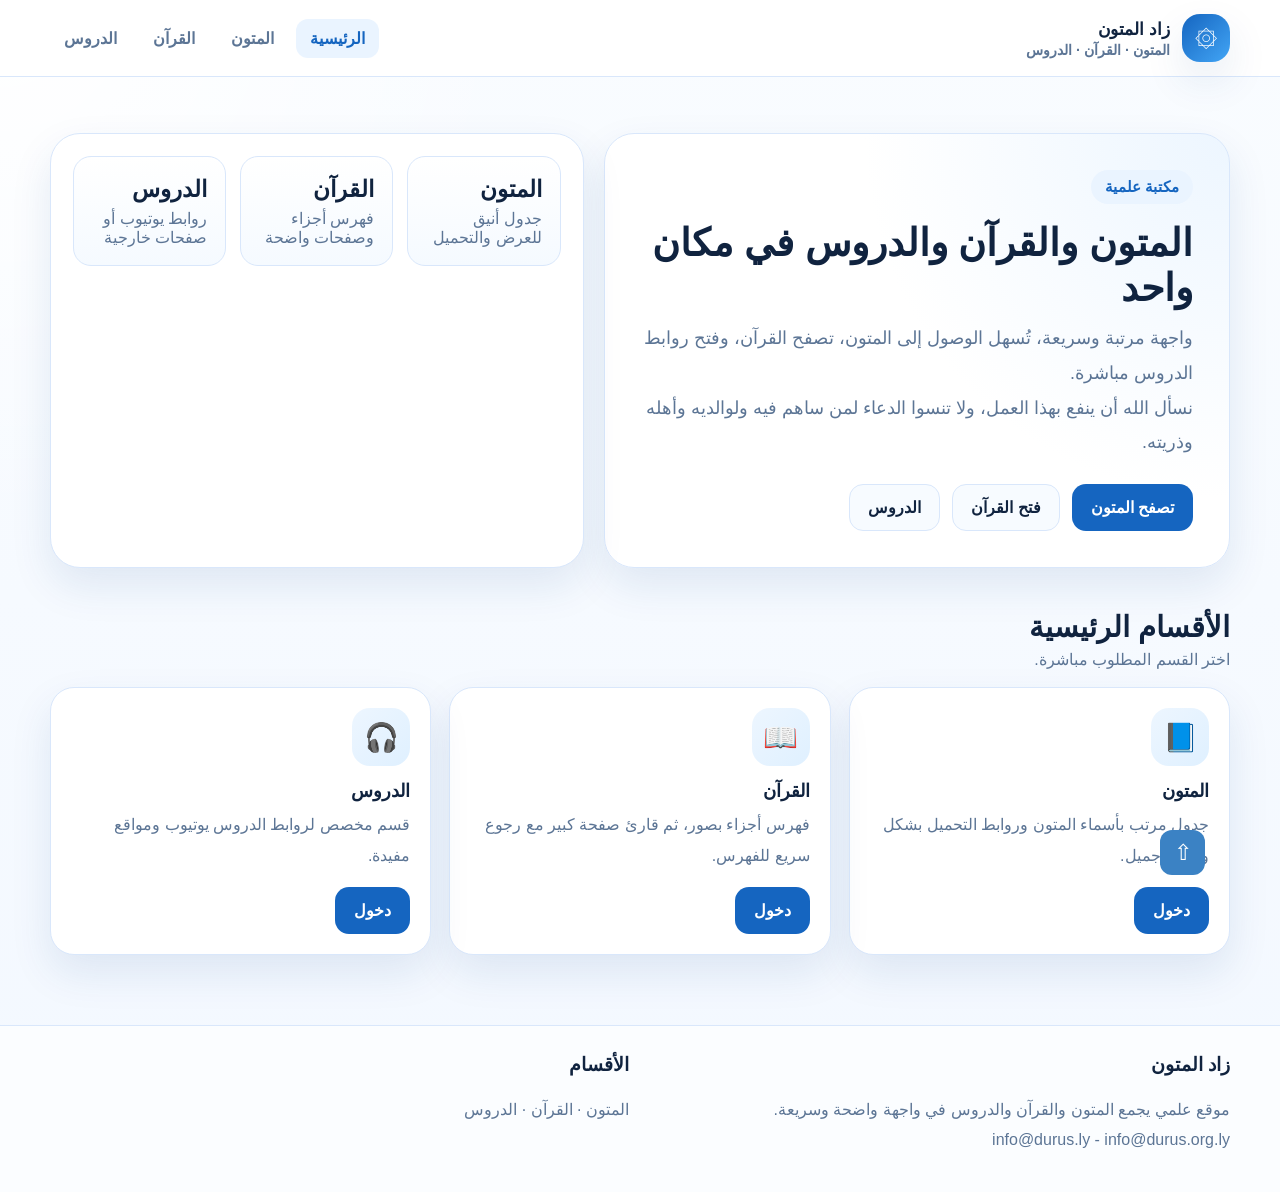
<file: index.html>
<!doctype html>
<html lang="ar" dir="rtl">
<head>
  <meta charset="utf-8">
  <meta name="viewport" content="width=device-width, initial-scale=1">
  <title>زاد المتون</title>
  <meta name="description" content="المتون والقرآن والدروس">
  <link rel="icon" href="assets/fav.ico" type="image/x-icon">
<link rel="shortcut icon" href="assets/fav.ico" type="image/x-icon">
  <link rel="stylesheet" href="assets/css/style.css">
</head>
<body>
<div data-current-page="home"></div>

<header class="topbar">
  <div class="container nav">
    <div class="brand">
     <a href="index.html" data-page="home">  <div class="brand-badge">۞</div></a>
      <div class="brand-text">
       <a href="index.html" data-page="home">  <div>زاد المتون</div></a>
        <a href="index.html" data-page="home"><small>المتون · القرآن · الدروس</small></a>
      </div>
    </div>
    <button class="menu-btn" aria-label="القائمة">☰</button>
    <nav class="nav-links">
      <a href="index.html" data-page="home">الرئيسية</a>
      <a href="mutoon.html" data-page="mutoon">المتون</a>
      <a href="quran.html" data-page="quran">القرآن</a>
      <a href="lessons.html" data-page="lessons">الدروس</a>
    </nav>
  </div>
</header>

<main>
  <section class="hero">
    <div class="container hero-grid">
      <div class="panel hero-card">
        <span class="kicker">مكتبة علمية</span>
        <h1>المتون والقرآن والدروس في مكان واحد</h1>
        <p class="lead">واجهة مرتبة وسريعة، تُسهل الوصول إلى المتون، تصفح القرآن، وفتح روابط الدروس مباشرة.</p>
		  <p class="lead">نسأل الله أن ينفع بهذا العمل، ولا تنسوا الدعاء لمن ساهم فيه ولوالديه وأهله وذريته. </p>
        <div class="hero-actions">
          <a class="btn btn-primary" href="mutoon.html">تصفح المتون</a>
          <a class="btn btn-secondary" href="quran.html">فتح القرآن</a>
          <a class="btn btn-secondary" href="lessons.html">الدروس</a>
        </div>
      </div>
      <div class="panel hero-side">
        <div class="stats">
          <div class="stat"><strong>المتون</strong><span class="muted">جدول أنيق للعرض والتحميل</span></div>
          <div class="stat"><strong>القرآن</strong><span class="muted">فهرس أجزاء وصفحات واضحة</span></div>
          <div class="stat"><strong>الدروس</strong><span class="muted">روابط يوتيوب أو صفحات خارجية</span></div>
        </div>
      </div>
    </div>
  </section>

  <section class="section">
    <div class="container">
      <div class="section-head">
        <div>
          <h2>الأقسام الرئيسية</h2>
          <p>اختر القسم المطلوب مباشرة.</p>
        </div>
      </div>
      <div class="grid">
        <article class="card">
          <div class="card-icon">📘</div>
          <h3>المتون</h3>
          <p>جدول مرتب بأسماء المتون وروابط التحميل بشكل واضح وجميل.</p>
          <div class="actions"><a class="btn btn-primary" href="mutoon.html">دخول</a></div>
        </article>
        <article class="card">
          <div class="card-icon">📖</div>
          <h3>القرآن</h3>
          <p>فهرس أجزاء بصور، ثم قارئ صفحة كبير مع رجوع سريع للفهرس.</p>
          <div class="actions"><a class="btn btn-primary" href="quran.html">دخول</a></div>
        </article>
        <article class="card">
          <div class="card-icon">🎧</div>
          <h3>الدروس</h3>
          <p>قسم مخصص لروابط الدروس يوتيوب ومواقع مفيدة.</p>
          <div class="actions"><a class="btn btn-primary" href="lessons.html">دخول</a></div>
        </article>
      </div>
    </div>
  </section>
</main>

<footer class="footer">
  <div class="container footer-grid">
    <div>
      <h3 style="margin-top:0">زاد المتون</h3>
      <p>موقع علمي يجمع المتون والقرآن والدروس في واجهة واضحة وسريعة.</p>
	  <p>info@durus.ly - info@durus.org.ly</p>
    </div>
    <div>
      <h3 style="margin-top:0">الأقسام</h3>
      <p><a href="mutoon.html">المتون</a> · <a href="quran.html">القرآن</a> · <a href="lessons.html">الدروس</a></p>
    </div>
  </div>
</footer>

<script src="assets/js/common.js"></script>
<a href="#" class="top-arrow">⇧</a>
</body>
</html>
</file>
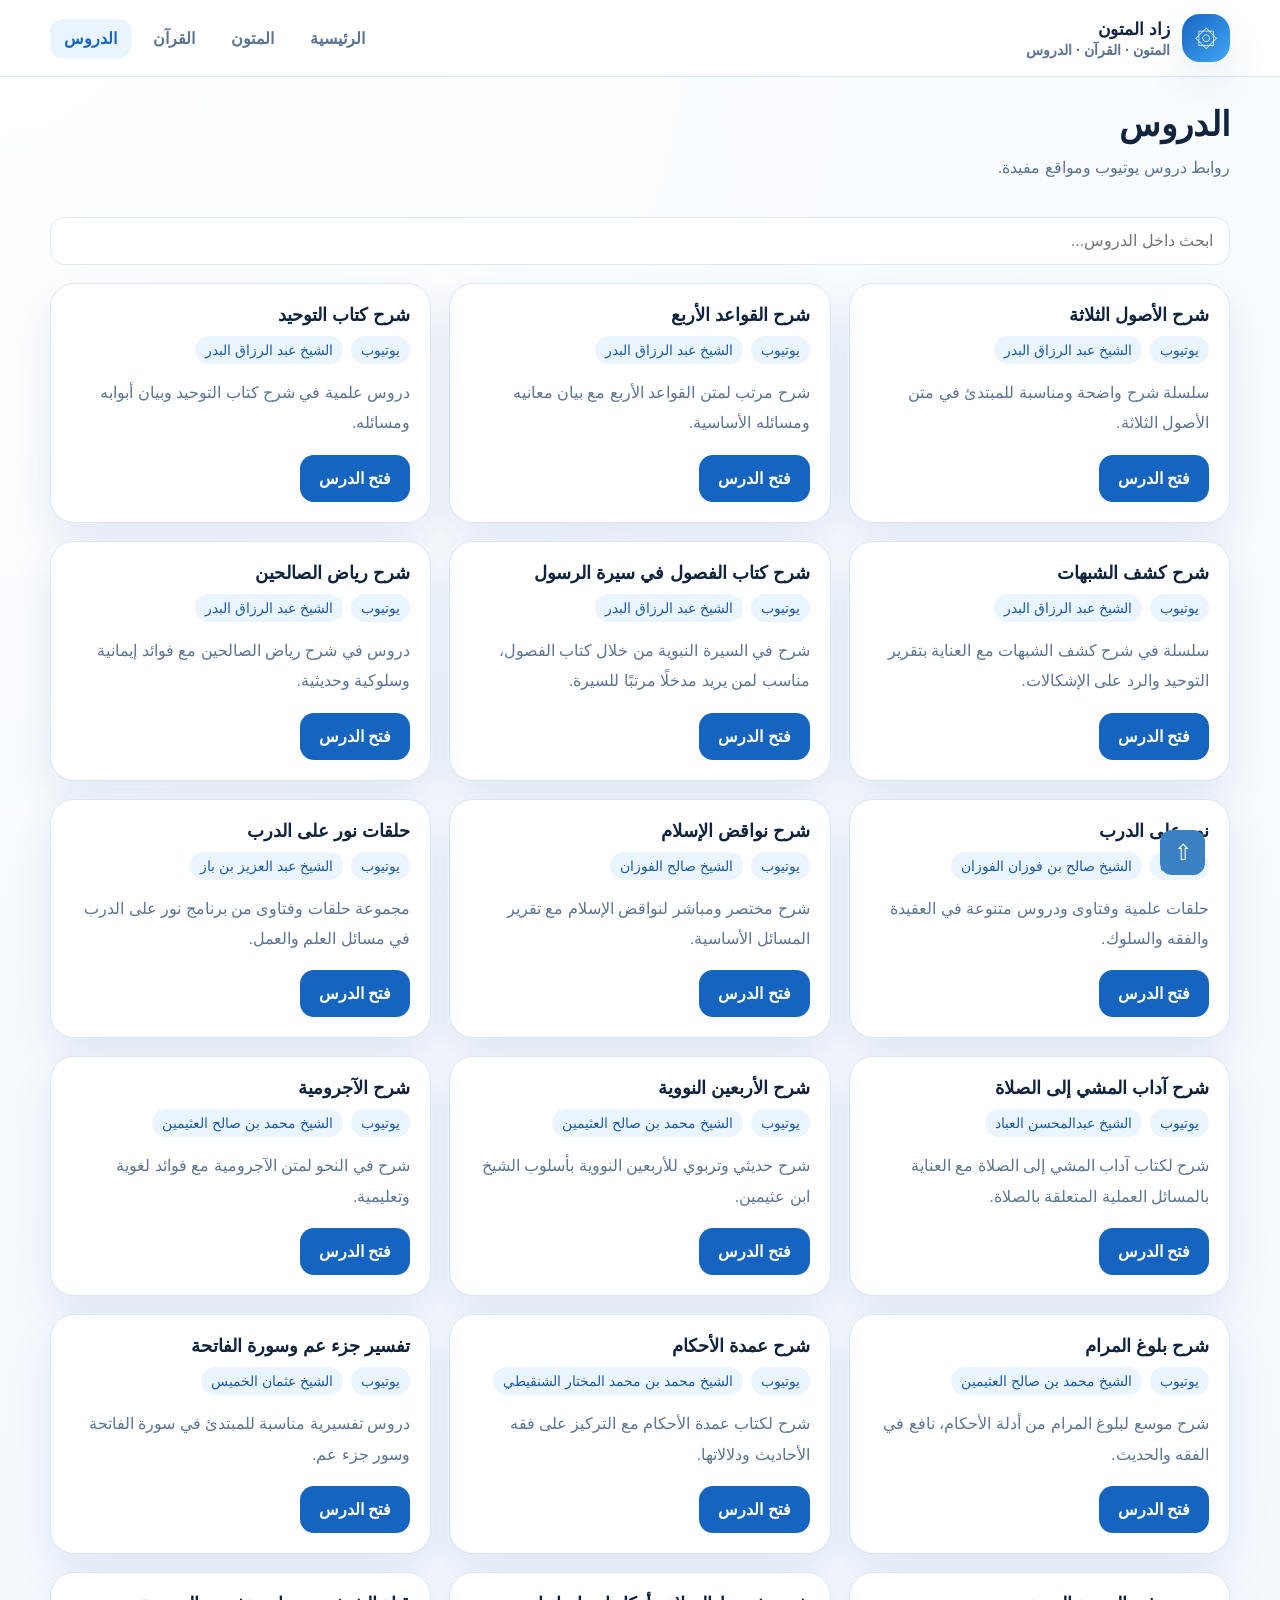
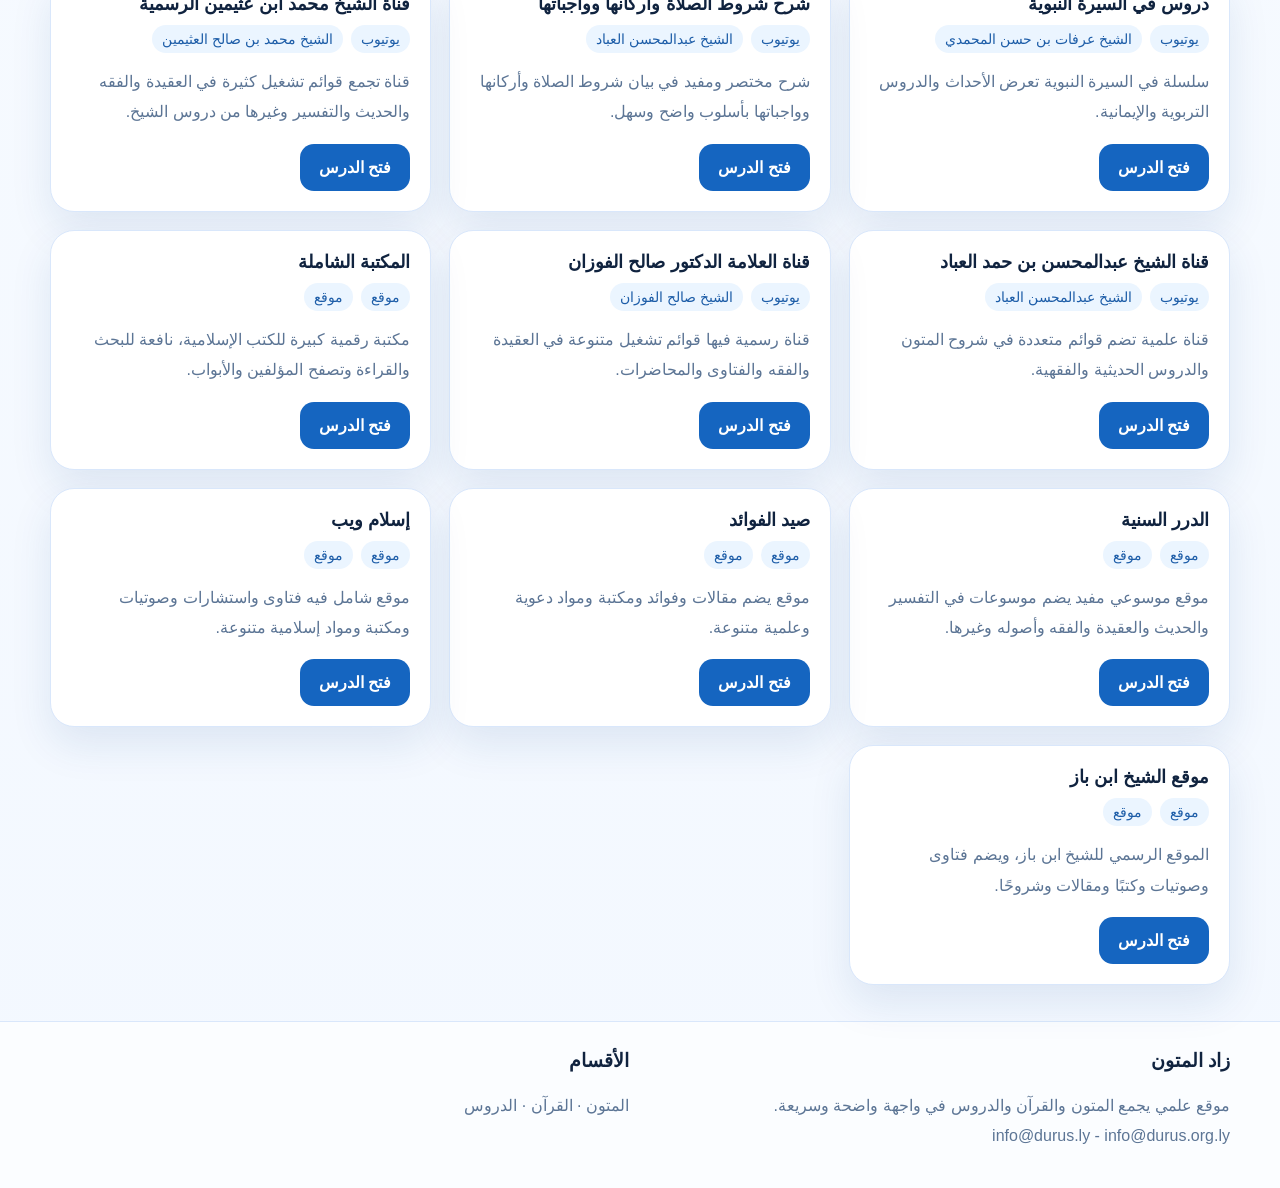
<file: lessons.html>
<!doctype html>
<html lang="ar" dir="rtl">
<head>
  <meta charset="utf-8">
  <meta name="viewport" content="width=device-width, initial-scale=1">
  <title>الدروس - زاد المتون</title>
  <meta name="description" content="الدروس">
   <link rel="icon" href="assets/fav.ico" type="image/x-icon">
<link rel="shortcut icon" href="assets/fav.ico" type="image/x-icon">
  <link rel="stylesheet" href="assets/css/style.css">
</head>
<body>
<div data-current-page="lessons"></div>

<header class="topbar">
  <div class="container nav">
    <div class="brand">
      <a href="index.html" data-page="home">  <div class="brand-badge">۞</div></a>
      <div class="brand-text">
          <a href="index.html" data-page="home">  <div>زاد المتون</div></a>
        <a href="index.html" data-page="home"><small>المتون · القرآن · الدروس</small></a>
      </div>
    </div>
    <button class="menu-btn" aria-label="القائمة">☰</button>
    <nav class="nav-links">
      <a href="index.html" data-page="home">الرئيسية</a>
      <a href="mutoon.html" data-page="mutoon">المتون</a>
      <a href="quran.html" data-page="quran">القرآن</a>
      <a href="lessons.html" data-page="lessons">الدروس</a>
    </nav>
  </div>
</header>

<main class="container">
  <section class="page-title">
    <h1>الدروس</h1>
    <p>روابط دروس يوتيوب ومواقع مفيدة.</p>
  </section>

  <div class="search-wrap">
    <input class="input" data-filter-input type="text" placeholder="ابحث داخل الدروس...">
  </div>

  <section class="list-grid" id="lessons-list">
    <div class="empty">جاري تحميل الدروس...</div>
  </section>
</main>

<footer class="footer">
  <div class="container footer-grid">
    <div>
      <h3 style="margin-top:0">زاد المتون</h3>
      <p>موقع علمي يجمع المتون والقرآن والدروس في واجهة واضحة وسريعة.</p>
	  <p>info@durus.ly - info@durus.org.ly</p>
    </div>
    <div>
      <h3 style="margin-top:0">الأقسام</h3>
      <p><a href="mutoon.html">المتون</a> · <a href="quran.html">القرآن</a> · <a href="lessons.html">الدروس</a></p>
    </div>
  </div>
</footer>

<script src="assets/js/common.js"></script>
<script src="assets/data/lessons-data.js"></script>
<script src="assets/js/lessons.js"></script>
<a href="#" class="top-arrow">⇧</a>
</body>
</html>
</file>
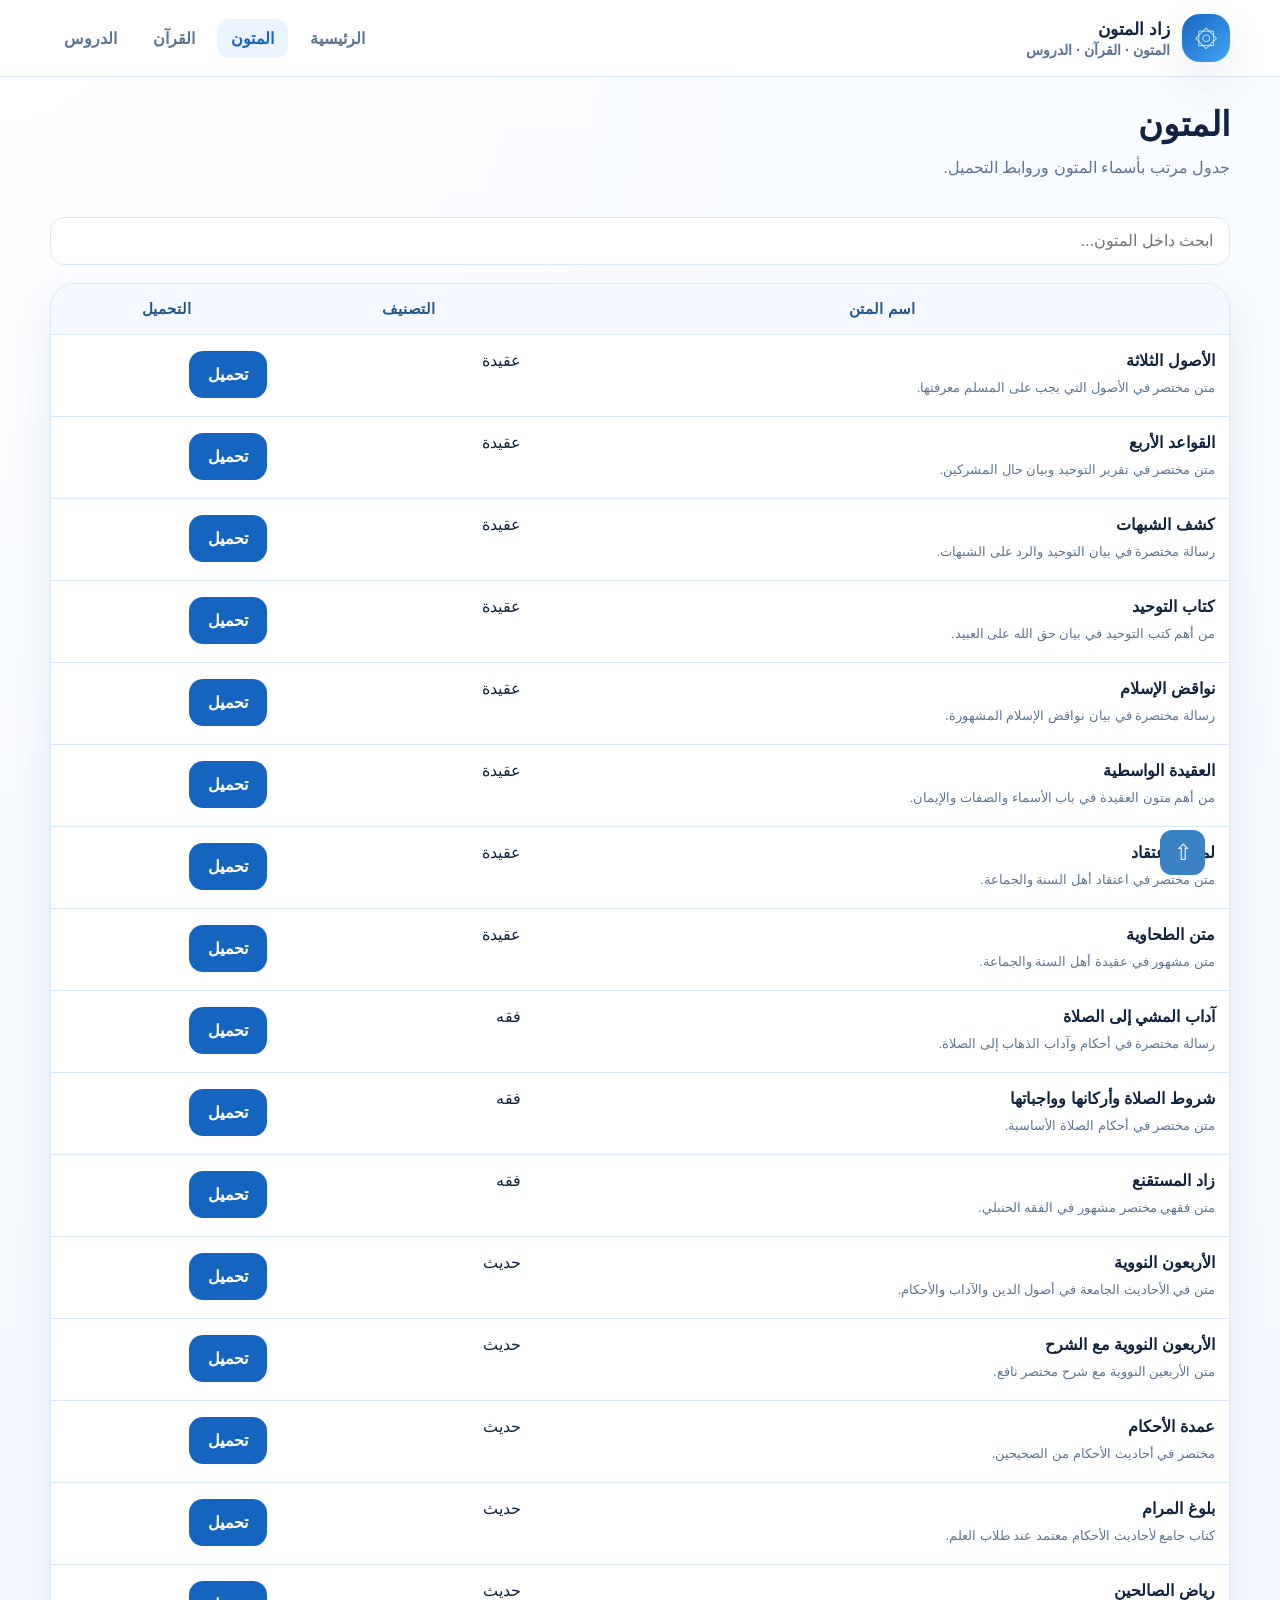
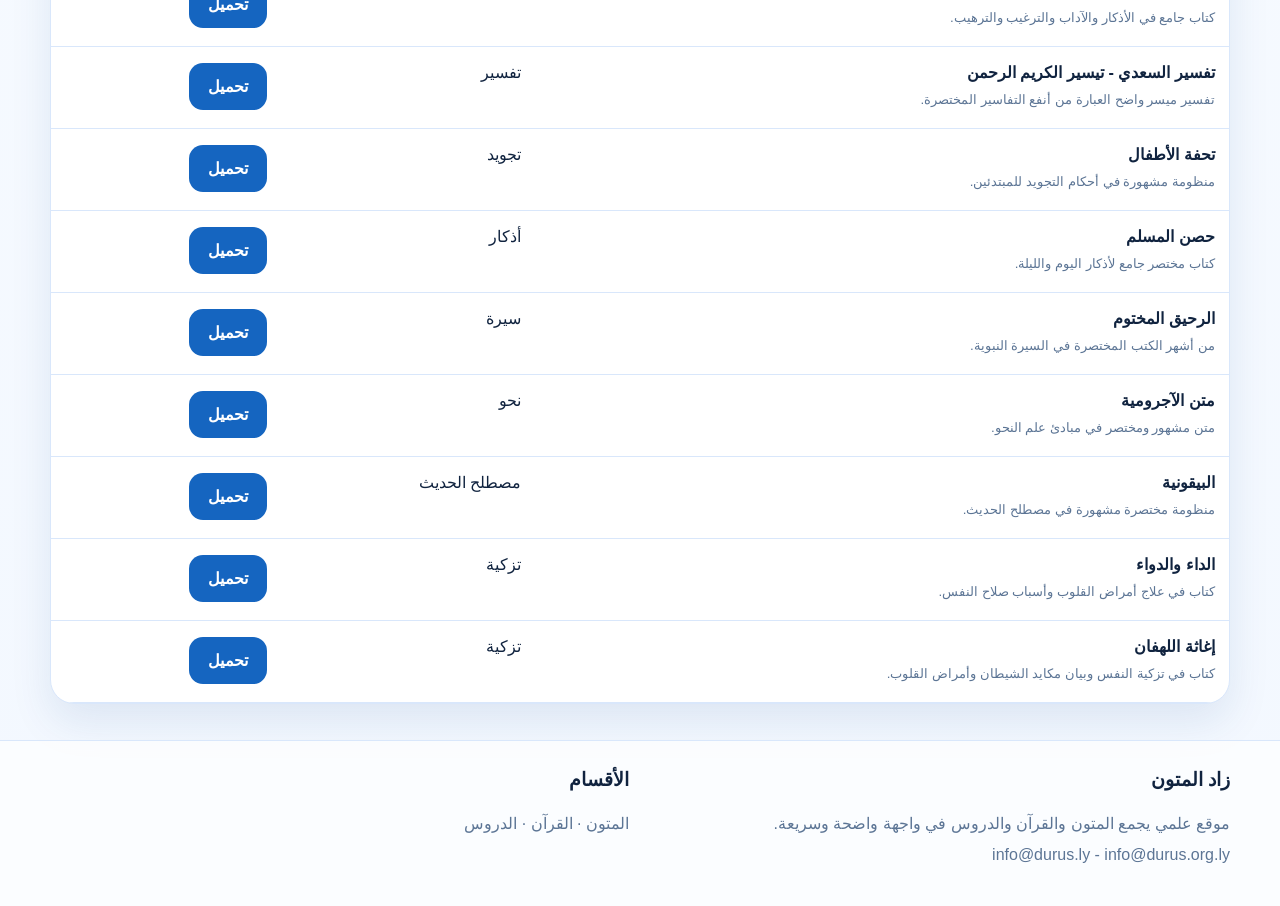
<file: mutoon.html>
<!doctype html>
<html lang="ar" dir="rtl">
<head>
  <meta charset="utf-8">
  <meta name="viewport" content="width=device-width, initial-scale=1">
  <title>المتون - زاد المتون</title>
  <meta name="description" content="المتون">
   <link rel="icon" href="assets/fav.ico" type="image/x-icon">
<link rel="shortcut icon" href="assets/fav.ico" type="image/x-icon">
  <link rel="stylesheet" href="assets/css/style.css">
</head>
<body>
<div data-current-page="mutoon"></div>

<header class="topbar">
  <div class="container nav">
    <div class="brand">
       <a href="index.html" data-page="home">  <div class="brand-badge">۞</div></a>
      <div class="brand-text">
         <a href="index.html" data-page="home">  <div>زاد المتون</div></a>
        <a href="index.html" data-page="home"><small>المتون · القرآن · الدروس</small></a>
      </div>
    </div>
    <button class="menu-btn" aria-label="القائمة">☰</button>
    <nav class="nav-links">
      <a href="index.html" data-page="home">الرئيسية</a>
      <a href="mutoon.html" data-page="mutoon">المتون</a>
      <a href="quran.html" data-page="quran">القرآن</a>
      <a href="lessons.html" data-page="lessons">الدروس</a>
    </nav>
  </div>
</header>

<main class="container">
  <section class="page-title">
    <h1>المتون</h1>
    <p>جدول مرتب بأسماء المتون وروابط التحميل.</p>
  </section>

  <div class="search-wrap">
    <input class="input" data-filter-input type="text" placeholder="ابحث داخل المتون...">
  </div>

  <section class="card table-card">
    <table class="data-table">
      <thead>
        <tr>
          <th>اسم المتن</th>
          <th>التصنيف</th>
          <th>التحميل</th>
        </tr>
      </thead>
      <tbody id="mutoon-list">
        <tr><td colspan="3"><div class="empty">جاري تحميل المتون...</div></td></tr>
      </tbody>
    </table>
  </section>
</main>

<footer class="footer">
  <div class="container footer-grid">
    <div>
      <h3 style="margin-top:0">زاد المتون</h3>
      <p>موقع علمي يجمع المتون والقرآن والدروس في واجهة واضحة وسريعة.</p>
	  <p>info@durus.ly - info@durus.org.ly</p>
    </div>
    <div>
      <h3 style="margin-top:0">الأقسام</h3>
      <p><a href="mutoon.html">المتون</a> · <a href="quran.html">القرآن</a> · <a href="lessons.html">الدروس</a></p>
    </div>
  </div>
</footer>

<script src="assets/js/common.js"></script>
<script src="assets/data/mutoon-data.js"></script>
<script src="assets/js/mutoon.js"></script>
<a href="#" class="top-arrow">⇧</a>
</body>
</html>
</file>
<file: assets/css/style.css>
:root{
  --bg:#f3f8ff;
  --surface:#ffffff;
  --surface-2:#f7fbff;
  --line:#d9e7fb;
  --text:#10233f;
  --muted:#5c7595;
  --primary:#1565c0;
  --primary-2:#0d47a1;
  --accent:#42a5f5;
  --soft:#eaf4ff;
  --shadow:0 18px 42px rgba(17,70,140,.10);
  --radius:22px;
  --container:min(1180px, calc(100% - 28px));
}
*{box-sizing:border-box}
html{scroll-behavior:smooth}
body{
  margin:0;
  direction:rtl;
  color:var(--text);
  font-family:"Noto Naskh Arabic","Segoe UI",Tahoma,Arial,sans-serif;
  background:
    radial-gradient(circle at top left, #ffffff 0, transparent 30%),
    linear-gradient(180deg,#f9fcff 0%, var(--bg) 100%);
}
a{color:inherit;text-decoration:none}
img{display:block;max-width:100%}
button,input,select{font:inherit}
.container{width:var(--container);margin-inline:auto}
.topbar{
  position:sticky;top:0;z-index:50;
  background:rgba(255,255,255,.96);
  backdrop-filter:blur(10px);
  border-bottom:1px solid var(--line);
}
.nav{display:flex;align-items:center;justify-content:space-between;gap:16px;padding:14px 0}
.brand{display:flex;align-items:center;gap:12px}
.brand-badge{
  width:48px;height:48px;border-radius:18px;display:grid;place-items:center;
  background:linear-gradient(135deg,var(--primary),var(--accent));
  color:#fff;font-size:23px;box-shadow:var(--shadow)
}
.brand-text{font-weight:800;font-size:1.08rem}
.brand-text small{display:block;color:var(--muted);font-weight:600;margin-top:2px}
.nav-links{display:flex;align-items:center;gap:8px;flex-wrap:wrap}
.nav-links a{
  padding:10px 14px;border-radius:12px;color:var(--muted);font-weight:700;transition:.18s ease
}
.nav-links a:hover,.nav-links a.active{background:var(--soft);color:var(--primary)}
.menu-btn{
  display:none;border:none;background:var(--soft);color:var(--primary);
  padding:10px 12px;border-radius:12px;font-size:18px;cursor:pointer
}
.hero{padding:56px 0 24px}
.hero-grid{display:grid;grid-template-columns:1.08fr .92fr;gap:20px}
.panel{
  background:var(--surface);border:1px solid var(--line);border-radius:30px;box-shadow:var(--shadow)
}
.hero-card{
  padding:36px;
  background:
    radial-gradient(circle at top right,#edf6ff 0,#ffffff 48%),
    linear-gradient(180deg,#ffffff,#f9fcff)
}
.kicker{
  display:inline-flex;align-items:center;gap:8px;
  background:#eaf4ff;color:var(--primary);padding:8px 14px;border-radius:999px;
  font-size:15px;font-weight:800
}
h1{font-size:clamp(2rem,3vw,3.1rem);line-height:1.18;margin:16px 0 10px}
.lead{margin:0;color:var(--muted);font-size:1.12rem;line-height:1.95}
.hero-actions{display:flex;gap:12px;flex-wrap:wrap;margin-top:24px}
.btn{
  display:inline-flex;align-items:center;justify-content:center;gap:10px;
  padding:13px 18px;border-radius:14px;border:1px solid transparent;
  font-weight:800;cursor:pointer;transition:.18s ease
}
.btn-primary{background:var(--primary);color:#fff}
.btn-primary:hover{background:var(--primary-2)}
.btn-secondary{background:var(--surface-2);border-color:var(--line);color:var(--text)}
.btn-secondary:hover{background:var(--soft)}
.hero-side{padding:22px}
.stats{display:grid;grid-template-columns:repeat(3,1fr);gap:14px}
.stat{
  padding:18px;border-radius:18px;border:1px solid var(--line);
  background:linear-gradient(180deg,#ffffff,#f5faff)
}
.stat strong{display:block;font-size:1.45rem;margin-bottom:6px}
.section{padding:18px 0 34px}
.section-head{display:flex;justify-content:space-between;align-items:end;gap:18px;margin-bottom:18px}
.section-head h2{margin:0;font-size:1.8rem}
.section-head p{margin:6px 0 0;color:var(--muted)}
.grid{display:grid;grid-template-columns:repeat(3,1fr);gap:18px}
.card{
  background:var(--surface);border:1px solid var(--line);border-radius:24px;
  padding:20px;box-shadow:var(--shadow)
}
.card-icon{
  width:58px;height:58px;border-radius:18px;display:grid;place-items:center;
  background:linear-gradient(135deg,#edf6ff,#dff0ff);color:var(--primary);font-size:28px;margin-bottom:14px
}
.card h3{margin:0 0 8px;font-size:1.14rem}
.card p{margin:0;color:var(--muted);line-height:1.9}
.actions{display:flex;gap:10px;flex-wrap:wrap;margin-top:16px}
.page-title{padding:28px 0 16px}
.page-title h1{margin:0 0 8px;font-size:2.1rem}
.page-title p{margin:0;color:var(--muted);line-height:1.9}
.notice{
  background:linear-gradient(180deg,#edf6ff,#ffffff);
  border:1px solid #cfe3fb;color:#214970;border-radius:18px;
  padding:16px 18px;line-height:1.9
}
.search-wrap{margin:18px 0}
.input{
  width:100%;padding:14px 16px;border-radius:14px;border:1px solid var(--line);
  background:#fff;outline:none;color:var(--text)
}
.input:focus{border-color:#8ec4ff;box-shadow:0 0 0 4px rgba(66,165,245,.12)}
.list-grid{display:grid;grid-template-columns:repeat(3,1fr);gap:18px}
.resource-card .meta{display:flex;gap:8px;flex-wrap:wrap;margin:10px 0 14px}
.badge{background:#ebf5ff;color:#1d5da8;padding:6px 10px;border-radius:999px;font-size:.9rem}
.muted{color:var(--muted)}
.footer{
  margin-top:36px;padding:28px 0 36px;border-top:1px solid var(--line);
  background:rgba(255,255,255,.7)
}
.footer-grid{display:grid;grid-template-columns:1fr 1fr;gap:22px}
.footer p{margin:0;color:var(--muted);line-height:1.9}
.quran-index-grid{display:grid;grid-template-columns:repeat(5,1fr);gap:16px}
.juz-card{
  border:1px solid var(--line);background:var(--surface);border-radius:22px;padding:14px;
  cursor:pointer;text-align:right;box-shadow:var(--shadow);transition:.16s ease
}
.juz-card:hover{transform:translateY(-2px)}
.juz-card .thumb{
  height:150px;border-radius:16px;overflow:hidden;background:#eef6ff;
  border:1px solid var(--line);margin-bottom:12px;display:grid;place-items:center
}
.juz-card .thumb img{width:100%;height:100%;object-fit:cover}
.juz-card .num{
  display:inline-block;background:#eaf4ff;color:#1c5ba4;border-radius:999px;
  padding:5px 10px;font-size:.9rem;margin-bottom:10px
}
.juz-title{font-weight:800;font-size:1.03rem;margin-bottom:6px}
.juz-range{color:var(--muted);font-size:.95rem;line-height:1.7}
.quran-shell{display:grid;grid-template-columns:280px 1fr;gap:18px;align-items:start}
.quran-sidebar .card{position:sticky;top:88px}
.info-list{display:grid;gap:8px}
.info-item{
  background:var(--surface-2);padding:10px 12px;border:1px solid var(--line);border-radius:12px
}
.reader-toolbar{display:flex;justify-content:space-between;align-items:center;gap:12px;margin-bottom:12px}
.reader-meta{display:flex;gap:10px;flex-wrap:wrap}
.page-badge{
  background:#ebf5ff;color:#165fae;padding:7px 12px;border-radius:999px;font-size:.92rem
}
.quran-reader{
  background:linear-gradient(180deg,#ffffff,#f9fcff);border:1px solid var(--line);
  border-radius:28px;padding:12px;box-shadow:var(--shadow)
}
.quran-page-wrap{
  background:#fff;border:1px solid var(--line);border-radius:24px;padding:8px
}
.quran-image-frame{
  background:#f4f9ff;border:1px solid var(--line);border-radius:20px;padding:8px
}
.quran-image-frame img{
  width:100%;max-height:85vh;object-fit:contain;border-radius:12px;margin:auto;
  box-shadow:0 10px 30px rgba(17,70,140,.10)
}
.quran-text{
  font-size:2rem;line-height:2.45;text-align:center;padding:22px;background:#fff;
  border:1px solid var(--line);border-radius:20px
}
.reader-actions{display:flex;gap:10px;flex-wrap:wrap}
.table-card{padding:0;overflow:hidden}
.data-table{width:100%;border-collapse:collapse}
.data-table th,.data-table td{padding:16px 14px;border-bottom:1px solid var(--line);vertical-align:top}
.data-table thead th{background:#f4f9ff;color:#24588d;font-size:.96rem}
.data-table tbody tr:hover{background:#fbfdff}
.data-table td.actions-cell{width:230px}
.data-table .actions{justify-content:flex-start;margin-top:0}
.data-table .title-cell strong{display:block;font-size:1.02rem;margin-bottom:6px}
.data-table .title-cell small{color:var(--muted);display:block;line-height:1.8}
.empty{
  background:var(--surface);border:1px dashed var(--line);border-radius:18px;
  padding:22px;text-align:center;color:var(--muted)
}
.help-box{display:grid;grid-template-columns:1fr 1fr;gap:18px;margin:18px 0}
.code-box{
  direction:ltr;text-align:left;white-space:pre-wrap;font-family:Consolas,monospace;
  background:#f6fbff;border:1px solid var(--line);border-radius:16px;padding:14px;color:#1f4670
}
.quick-links{display:grid;grid-template-columns:repeat(3,1fr);gap:14px}
.quick-link{
  background:var(--surface);border:1px solid var(--line);border-radius:18px;
  padding:16px 18px;box-shadow:var(--shadow)
}
.quick-link strong{display:block;margin-bottom:6px}
code{background:#f1f7ff;padding:2px 6px;border-radius:7px}
@media (max-width:1100px){
  .grid,.list-grid{grid-template-columns:repeat(2,1fr)}
  .quran-index-grid{grid-template-columns:repeat(3,1fr)}
}
@media (max-width:900px){
  .hero-grid,.quran-shell,.footer-grid,.help-box{grid-template-columns:1fr}
  .quick-links{grid-template-columns:1fr}
}
@media (max-width:760px){
  .menu-btn{display:block}
  .nav-links{
    display:none;position:absolute;top:72px;right:14px;left:14px;background:var(--surface);
    border:1px solid var(--line);border-radius:18px;padding:10px;box-shadow:var(--shadow)
  }
  .nav-links.open{display:flex;flex-direction:column;align-items:stretch}
  .grid,.list-grid,.quran-index-grid{grid-template-columns:1fr}
  .stats{grid-template-columns:repeat(3,1fr)}
  .data-table,.data-table thead,.data-table tbody,.data-table tr,.data-table th,.data-table td{display:block;width:100%}
  .data-table thead{display:none}
  .data-table tr{padding:6px 0}
  .data-table td{border-bottom:none;padding:10px 14px}
  .data-table td.actions-cell{width:auto}
  .quran-image-frame img{max-height:70vh}
}
.top-arrow {
    position: fixed;
	 right: 75px;
    bottom: 25px;
    left: 25px;
    background: #3b82c4;
    color: white;
    width: 45px;
    height: 45px;
    display: flex;
    align-items: center;
    justify-content: center;
    border-radius: 12px;
    text-decoration: none;
    font-size: 22px;
}
.back-to-top:hover{
 background:#2563eb;
}

html{
 scroll-behavior:smooth;
}
</file>
